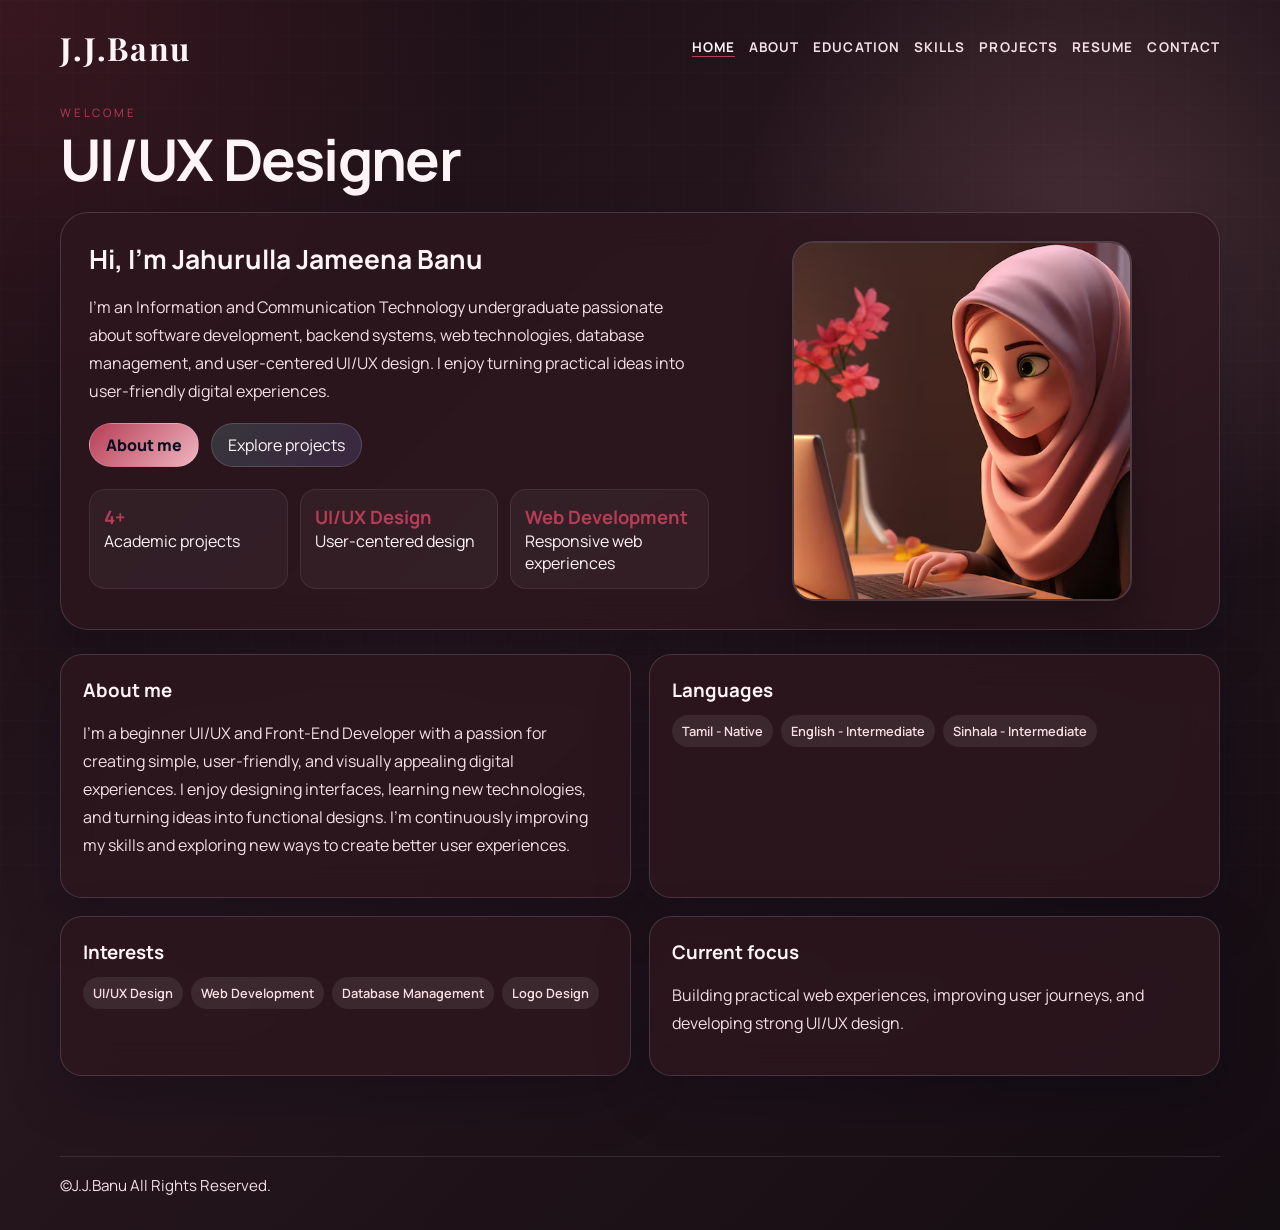
<file: index.html>
<!DOCTYPE html>
<html lang="en">
<head>
  <meta charset="UTF-8" />
  <meta name="viewport" content="width=device-width, initial-scale=1.0" />
  <title>J.J.Banu | Portfolio</title>
  <link rel="preconnect" href="https://fonts.googleapis.com" />
  <link rel="preconnect" href="https://fonts.gstatic.com" crossorigin />
  <link href="https://fonts.googleapis.com/css2?family=Manrope:wght@400;600;700;800&family=Playfair+Display:wght@600;700&display=swap" rel="stylesheet" />
  <link rel="stylesheet" href="style.css" />
</head>
<body>
  <header>
    <a class="logo" href="index.html">J.J.Banu</a>
    <nav>
      <a class="on" href="index.html">Home</a>
      <a href="about.html">About</a>
      <a href="education.html">Education</a>
      <a href="skills.html">Skills</a>
      <a href="projects.html">Projects</a>
      <a href="resume.html">Resume</a>
      <a href="contact.html">Contact</a>
    </nav>
  </header>
  <main>
    <section class="page-intro">
      <i>Welcome</i>
      <h1>UI/UX Designer</h1>
    </section>
    <section class="hero">
      <div>
        <h2>Hi, I'm Jahurulla Jameena Banu</h2>
        <p>I'm an Information and Communication Technology undergraduate passionate about software development, backend systems, web technologies, database management, and user-centered UI/UX design. I enjoy turning practical ideas into user-friendly digital experiences.</p>
        <div class="btn-row">
          <a class="btn primary" href="about.html">About me</a>
          <a class="btn" href="projects.html">Explore projects</a>
        </div>
        <div class="stats">
          <div class="stat"><strong>4+</strong><span>Academic projects</span></div>
          <div class="stat"><strong>UI/UX Design</strong><span>User-centered design</span></div>
          <div class="stat"><strong>Web Development</strong><span>Responsive web experiences</span></div>
        </div>
      </div>
      <img src="images/profile.jpeg" alt="Banu portrait" />
    </section>
    <section class="grid">
      <article class="card">
        <h3>About me</h3>
        <p>I’m a beginner UI/UX and Front-End Developer with a passion for creating simple, user-friendly, and visually appealing digital experiences. I enjoy designing interfaces, learning new technologies, and turning ideas into functional designs. I’m continuously improving my skills and exploring new ways to create better user experiences.</p>
      </article>
      <article class="card">
        <h3>Languages</h3>
        <div class="tag-list">
          <span>Tamil - Native</span>
          <span>English - Intermediate</span>
          <span>Sinhala - Intermediate</span>
        </div>
      </article>
      <article class="card">
        <h3>Interests</h3>
        <div class="tag-list">
          <span>UI/UX Design</span>
          <span>Web Development</span>
          <span>Database Management</span>
          <span>Logo Design</span>
        </div>
      </article>
      <article class="card">
        <h3>Current focus</h3>
        <p>Building practical web experiences, improving user journeys, and developing strong UI/UX design.</p>
      </article>
    </section>
  </main>
  <footer>©J.J.Banu All Rights Reserved.</footer>
</body>
</html>
</file>
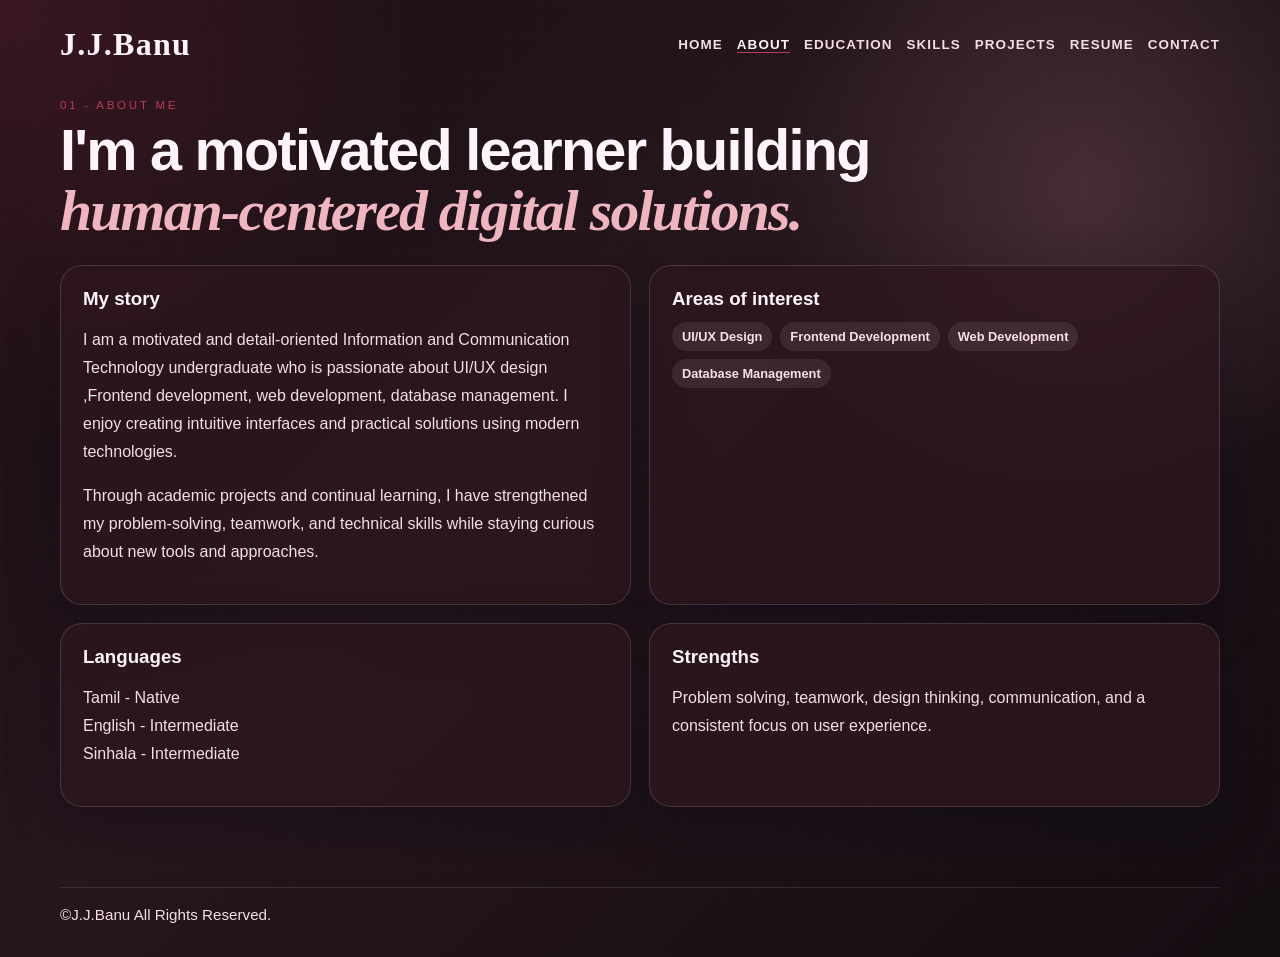
<file: about.html>
<!DOCTYPE html>
<html lang="en">
<head>
  <meta charset="UTF-8" />
  <meta name="viewport" content="width=device-width, initial-scale=1.0" />
  <title>About | J.J.Banu</title>
  <link rel="stylesheet" href="style.css" />
</head>
<body>
  <header>
    <a class="logo" href="index.html">J.J.Banu</a>
    <nav>
      <a href="index.html">Home</a>
      <a class="on" href="about.html">About</a>
      <a href="education.html">Education</a>
      <a href="skills.html">Skills</a>
      <a href="projects.html">Projects</a>
      <a href="resume.html">Resume</a>
      <a href="contact.html">Contact</a>
    </nav>
  </header>
  <main>
    <section class="page-intro">
      <i>01 - ABOUT ME</i>
      <h1>I'm a motivated learner building <em>human-centered digital solutions.</em></h1>
    </section>
    <section class="grid">
      <article class="card">
        <h3>My story</h3>
        <p>I am a motivated and detail-oriented Information and Communication Technology undergraduate who is passionate about UI/UX design ,Frontend development, web development, database management. I enjoy creating intuitive interfaces and practical solutions using modern technologies.</p>
        <p>Through academic projects and continual learning, I have strengthened my problem-solving, teamwork, and technical skills while staying curious about new tools and approaches.</p>
      </article>
      <article class="card">
        <h3>Areas of interest</h3>
        <div class="tag-list">
          <span>UI/UX Design</span>
          <span>Frontend Development</span>
          <span>Web Development</span>
          <span>Database Management</span>
        
        </div>
      </article>
      <article class="card">
        <h3>Languages</h3>
        <p>Tamil - Native<br />English - Intermediate<br />Sinhala - Intermediate</p>
      </article>
      <article class="card">
        <h3>Strengths</h3>
        <p>Problem solving, teamwork, design thinking, communication, and a consistent focus on user experience.</p>
      </article>
    </section>
  </main>
  <footer>©J.J.Banu All Rights Reserved.</footer>
</body>
</html>
</file>
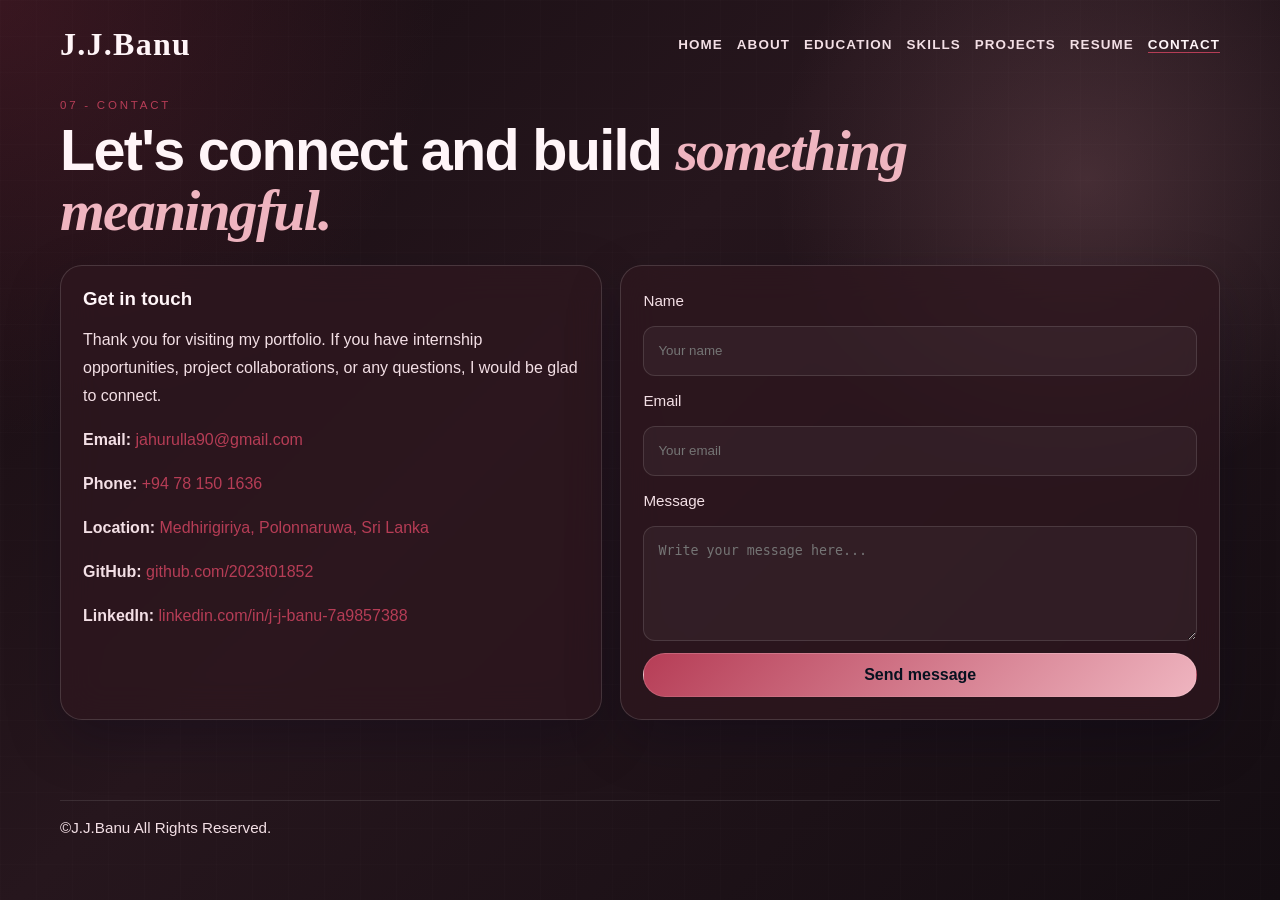
<file: contact.html>
<!DOCTYPE html>
<html lang="en">
<head>
  <meta charset="UTF-8" />
  <meta name="viewport" content="width=device-width, initial-scale=1.0" />
  <title>Contact | J.J.Banu</title>
  <link rel="stylesheet" href="style.css" />
</head>
<body>
  <header>
    <a class="logo" href="index.html">J.J.Banu</a>
    <nav>
      <a href="index.html">Home</a>
      <a href="about.html">About</a>
      <a href="education.html">Education</a>
      <a href="skills.html">Skills</a>
      <a href="projects.html">Projects</a>
      <a href="resume.html">Resume</a>
      <a class="on" href="contact.html">Contact</a>
    </nav>
  </header>
  <main>
    <section class="page-intro">
      <i>07 - CONTACT</i>
      <h1>Let's connect and build <em>something meaningful.</em></h1>
    </section>
    <section class="contact-wrap">
      <article class="contact-card">
        <h3>Get in touch</h3>
        <p>Thank you for visiting my portfolio. If you have internship opportunities, project collaborations, or any questions, I would be glad to connect.</p>
        <p><strong>Email:</strong> <a href="mailto:jahurulla90@gmail.com">jahurulla90@gmail.com</a></p>
        <p><strong>Phone:</strong> <a href="tel:+94781501636">+94 78 150 1636</a></p>
        <p><strong>Location:</strong> <a href="https://maps.app.goo.gl/oc95qCBkSVJs47WP8?g_st=ac" target="_blank" rel="noopener noreferrer">Medhirigiriya, Polonnaruwa, Sri Lanka</a></p>
        <p><strong>GitHub:</strong> <a href="https://github.com/2023t01852" target="_blank" rel="noopener noreferrer">github.com/2023t01852</a></p>
        <p><strong>LinkedIn:</strong> <a href="https://www.linkedin.com/in/j-j-banu-7a9857388" target="_blank" rel="noopener noreferrer">linkedin.com/in/j-j-banu-7a9857388</a></p>
      </article>
      <form>
        <label for="name">Name</label>
        <input id="name" type="text" placeholder="Your name" />
        <label for="email">Email</label>
        <input id="email" type="email" placeholder="Your email" />
        <label for="message">Message</label>
        <textarea id="message" placeholder="Write your message here..."></textarea>
        <a class="btn primary" href="mailto:jahurulla90@gmail.com">Send message</a>
      </form>
    </section>
  </main>
  <footer>©J.J.Banu All Rights Reserved.</footer>
</body>
</html>
</file>
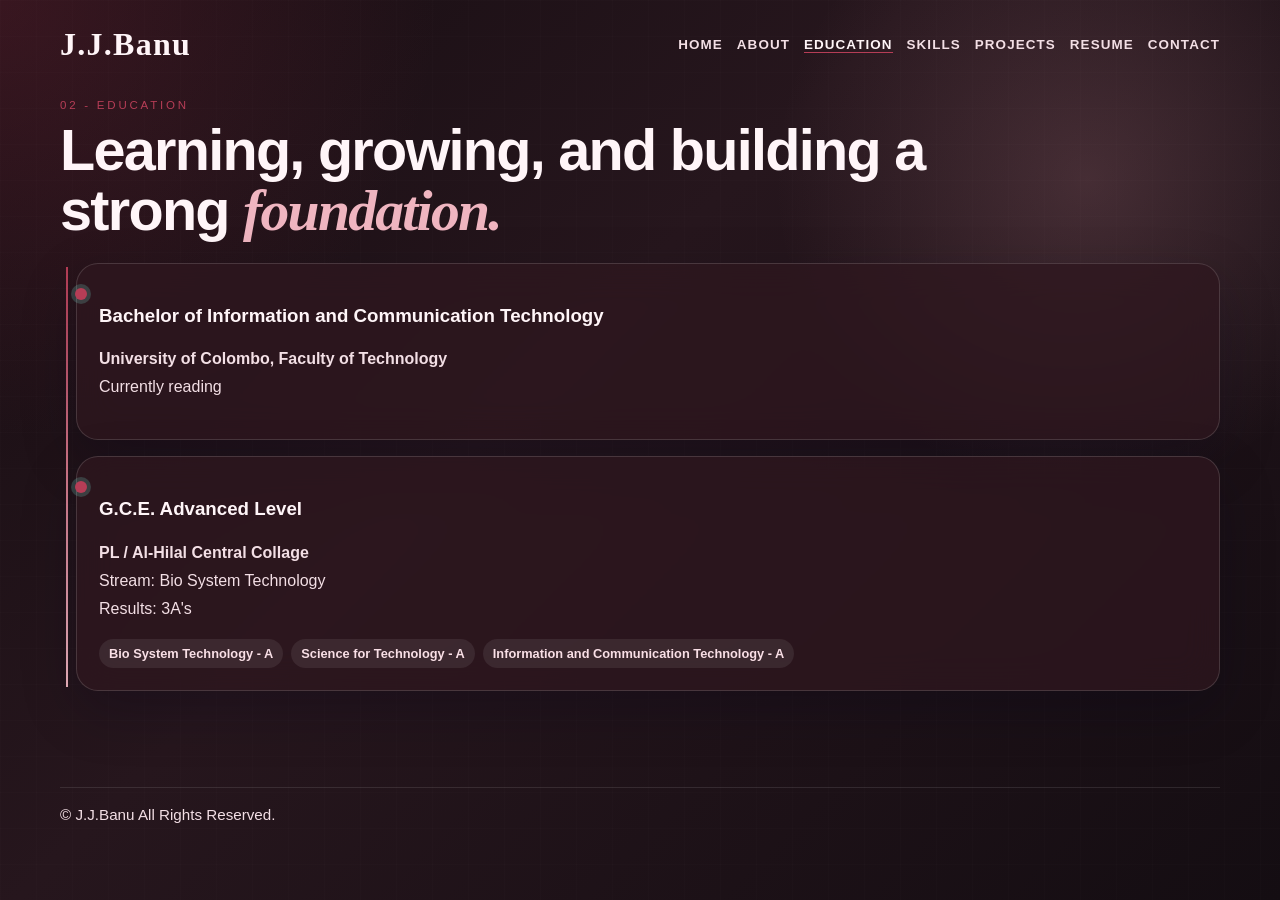
<file: education.html>
<!DOCTYPE html>
<html lang="en">
<head>
  <meta charset="UTF-8" />
  <meta name="viewport" content="width=device-width, initial-scale=1.0" />
  <title>Education | J.J.Banu</title>
  <link rel="stylesheet" href="style.css" />
</head>
<body>
  <header>
    <a class="logo" href="index.html">J.J.Banu</a>
    <nav>
      <a href="index.html">Home</a>
      <a href="about.html">About</a>
      <a class="on" href="education.html">Education</a>
      <a href="skills.html">Skills</a>
      <a href="projects.html">Projects</a>
      <a href="resume.html">Resume</a>
      <a href="contact.html">Contact</a>
    </nav>
  </header>
  <main>
    <section class="page-intro">
      <i>02 - EDUCATION</i>
      <h1>Learning, growing, and building a strong <em>foundation.</em></h1>
    </section>
    <section class="timeline">
      <article class="timeline-item">
        <h3>Bachelor of Information and Communication Technology</h3>
        <p><strong>University of Colombo, Faculty of Technology</strong><br />Currently reading</p>
      </article>
      <article class="timeline-item">
        <h3>G.C.E. Advanced Level</h3>
        <p><strong>PL / Al-Hilal Central Collage</strong><br />Stream: Bio System Technology<br />Results: 3A's</p>
        <div class="tag-list">
          <span>Bio System Technology - A</span>
          <span>Science for Technology - A</span>
          <span>Information and Communication Technology - A</span>
        </div>
      </article>
    
    </section>
  </main>
  <footer>© J.J.Banu All Rights Reserved.</footer>
</body>
</html>
</file>
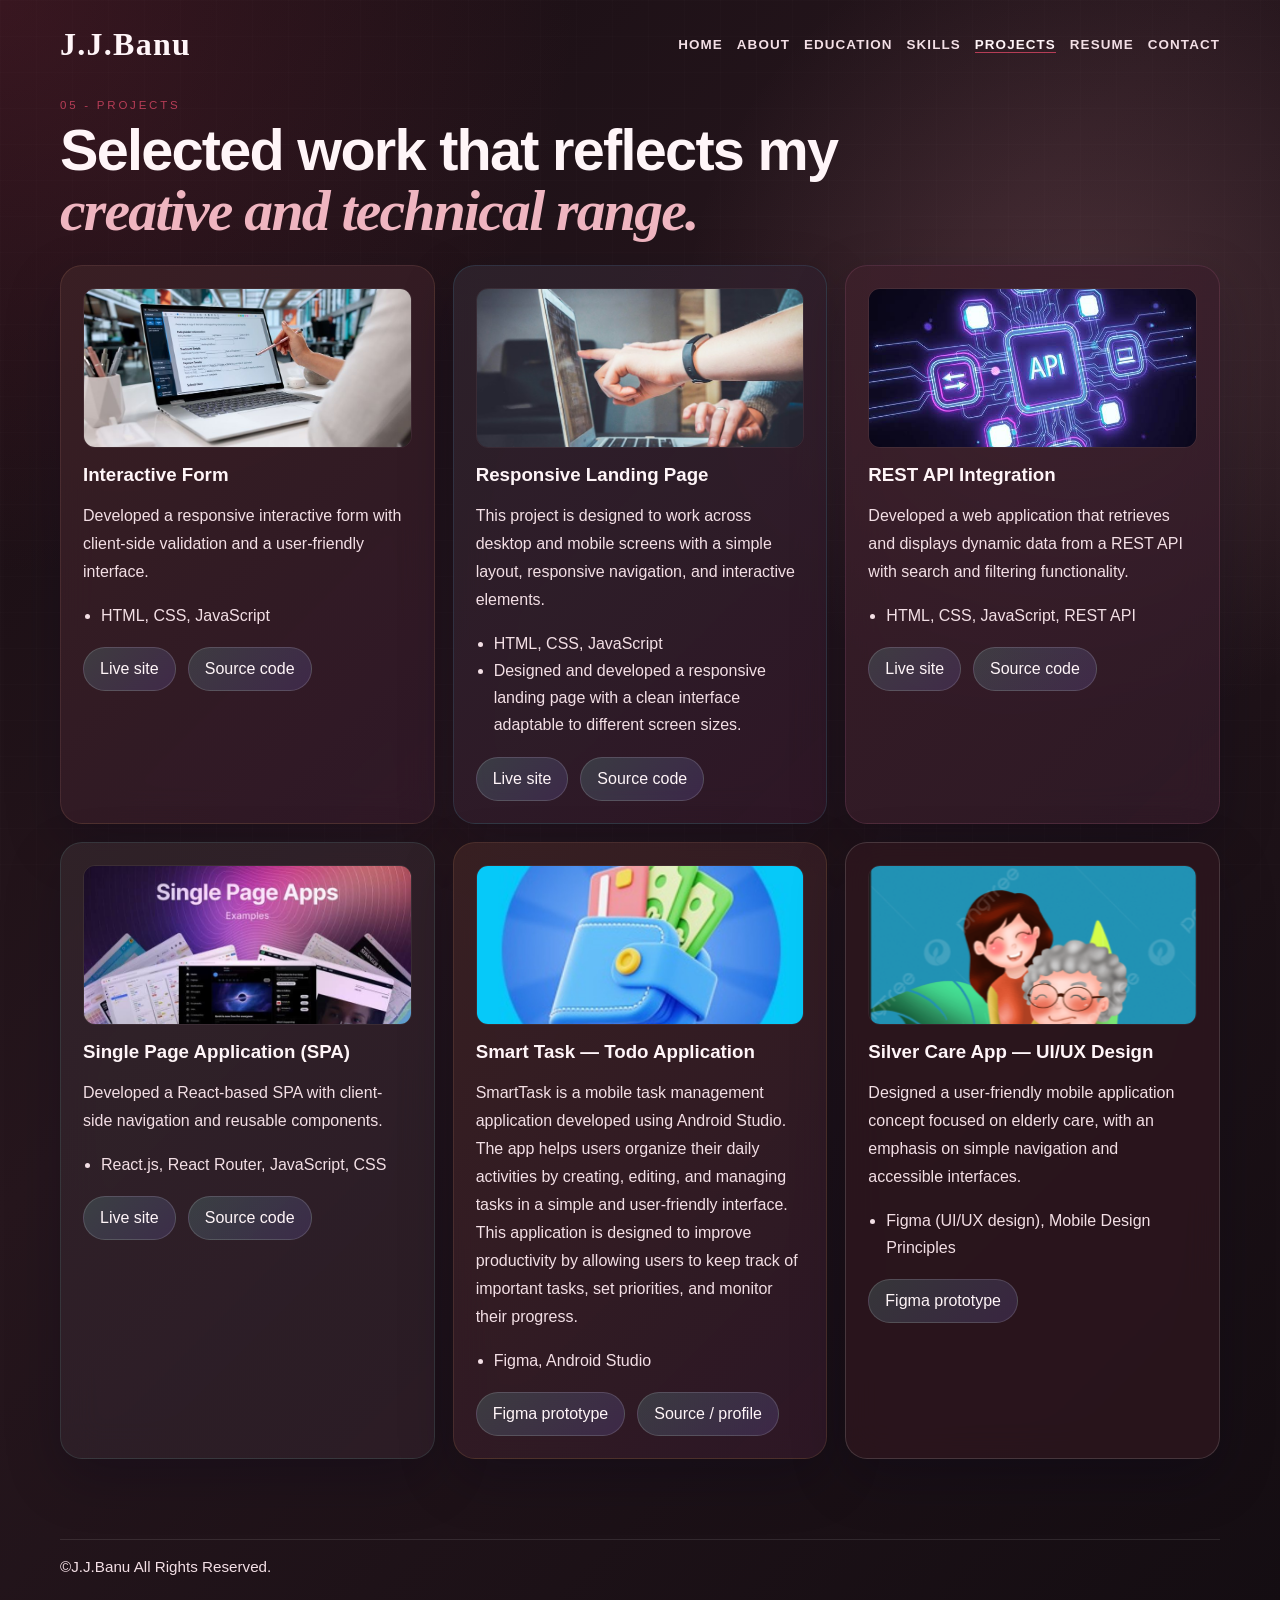
<file: projects.html>
<!DOCTYPE html>
<html lang="en">
<head>
  <meta charset="UTF-8" />
  <meta name="viewport" content="width=device-width, initial-scale=1.0" />
  <title>Projects | J.J.Banu</title>
  <link rel="stylesheet" href="style.css" />
</head>
<body>
  <header>
    <a class="logo" href="index.html">J.J.Banu</a>
    <nav>
      <a href="index.html">Home</a>
      <a href="about.html">About</a>
      <a href="education.html">Education</a>
      <a href="skills.html">Skills</a>
      <a class="on" href="projects.html">Projects</a>
      <a href="resume.html">Resume</a>
      <a href="contact.html">Contact</a>
    </nav>
  </header>
  <main>
    <section class="page-intro">
      <i>05 - PROJECTS</i>
      <h1>Selected work that reflects my <em>creative and technical range.</em></h1>
    </section>
    <section class="projects-grid">
      <article class="project-card brew-haven">
        <div class="thumb"><img src="images/projects/interactive_form.png" alt="Interactive Form thumbnail"></div>
        <h3>Interactive Form</h3>
        <p>Developed a responsive interactive form with client-side validation and a user-friendly interface.</p>
        <ul>
          <li>HTML, CSS, JavaScript</li>
        </ul>
        <div class="btn-row">
          <a class="btn" href="https://2023t01852.github.io/Interactive-Form/" target="_blank" rel="noopener noreferrer">Live site</a>
          <a class="btn" href="https://github.com/2023t01852" target="_blank" rel="noopener noreferrer">Source code</a>
        </div>
      </article>
      <article class="project-card techwavehub">
        <div class="thumb"><img src="images/projects/RLP.png" alt="Responsive Landing Page thumbnail"></div>
        <h3>Responsive Landing Page</h3>
        <p>This project is designed to work across desktop and mobile screens with a simple layout, responsive navigation, and interactive elements.</p>
        <ul>
          <li>HTML, CSS, JavaScript</li>
          <li>Designed and developed a responsive landing page with a clean interface adaptable to different screen sizes.</li>
        </ul>
        <div class="btn-row">
          <a class="btn" href="https://2023t01852.github.io/Responsive-Landing-Page/" target="_blank" rel="noopener noreferrer">Live site</a>
          <a class="btn" href="https://github.com/2023t01852" target="_blank" rel="noopener noreferrer">Source code</a>
        </div>
      </article>
      <article class="project-card blooming">
        <div class="thumb"><img src="images/projects/API.png" alt="REST API Integration thumbnail"></div>
        <h3>REST API Integration</h3>
        <p>Developed a web application that retrieves and displays dynamic data from a REST API with search and filtering functionality.</p>
        <ul>
          <li>HTML, CSS, JavaScript, REST API</li>
        </ul>
        <div class="btn-row">
          <a class="btn" href="https://2023t01852.github.io/REST-API-Integration/" target="_blank" rel="noopener noreferrer">Live site</a>
          <a class="btn" href="https://github.com/2023t01852" target="_blank" rel="noopener noreferrer">Source code</a>
        </div>
      </article>
      <article class="project-card studyshare">
        <div class="thumb"><img src="images/projects/SPA.png" alt="SPA thumbnail"></div>
        <h3>Single Page Application (SPA)</h3>
        <p>Developed a React-based SPA with client-side navigation and reusable components.</p>
        <ul>
          <li>React.js, React Router, JavaScript, CSS</li>
        </ul>
        <div class="btn-row">
          <a class="btn" href="https://2023t01852.github.io/SPA_Single-Page-Application/" target="_blank" rel="noopener noreferrer">Live site</a>
          <a class="btn" href="https://github.com/2023t01852" target="_blank" rel="noopener noreferrer">Source code</a>
        </div>
      </article>
      <article class="project-card taskmate">
        <div class="thumb"><img src="images/projects/ST.png" alt="SmartTask thumbnail"></div>
        <h3>Smart Task — Todo Application</h3>
        <p>SmartTask is a mobile task management application developed using Android Studio. The app helps users organize their daily activities by creating, editing, and managing tasks in a simple and user-friendly interface.
This application is designed to improve productivity by allowing users to keep track of important tasks, set priorities, and monitor their progress.
</p>
        <ul>
          <li>Figma, Android Studio</li>
        </ul>
        <div class="btn-row">
          <a class="btn" href="https://www.figma.com/proto/APBTEyWDWgA4y1GtHnS3uF/Assignment-1?page-id=0%3A1&node-id=3-13&p=f&t=LNJRqaqYR9KHb7QL-0&scaling=scale-down&content-scaling=fixed&starting-point-node-id=1%3A4" target="_blank" rel="noopener noreferrer">Figma prototype</a>
          <a class="btn" href="https://github.com/2023t01852" target="_blank" rel="noopener noreferrer">Source / profile</a>
        </div>
      </article>
      <article class="project-card ecotrack">
        <div class="thumb"><img src="images/projects/SCApp.png" alt="Silver Care App thumbnail"></div>
        <h3>Silver Care App — UI/UX Design</h3>
        <p>Designed a user-friendly mobile application concept focused on elderly care, with an emphasis on simple navigation and accessible interfaces.</p>
        <ul>
          <li>Figma (UI/UX design), Mobile Design Principles</li>
        </ul>
        <div class="btn-row">
          <a class="btn" href="https://www.figma.com/proto/r83K4d7qWgE0xeTTPYPrws?node-id=0-1&t=m9XKZWdZhJWWdgj9-6" target="_blank" rel="noopener noreferrer">Figma prototype</a>
        </div>
      </article>
    </section>
  </main>
  <footer>©J.J.Banu All Rights Reserved.</footer>
</body>
</html>
</file>
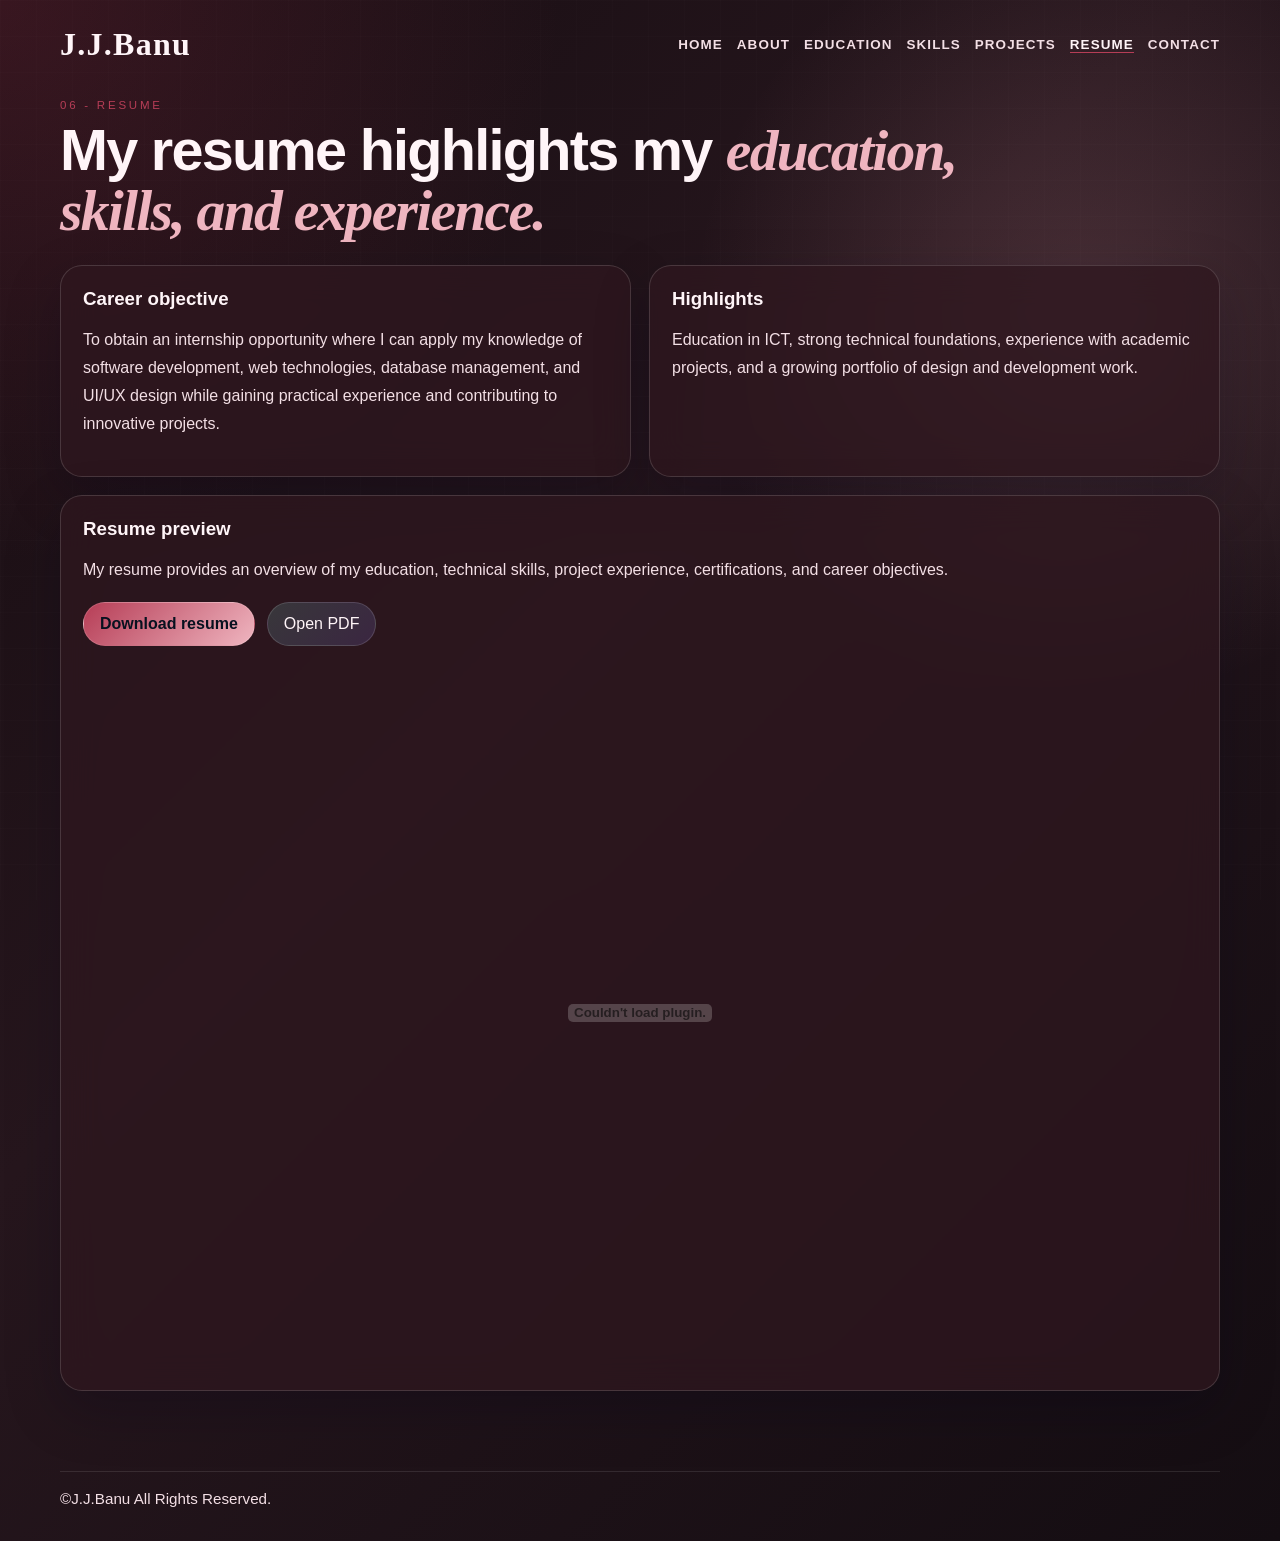
<file: resume.html>
<!DOCTYPE html>
<html lang="en">
<head>
  <meta charset="UTF-8" />
  <meta name="viewport" content="width=device-width, initial-scale=1.0" />
  <title>Resume | J.J.Banu</title>
  <link rel="stylesheet" href="style.css" />
</head>
<body>
  <header>
    <a class="logo" href="index.html">J.J.Banu</a>
    <nav>
      <a href="index.html">Home</a>
      <a href="about.html">About</a>
      <a href="education.html">Education</a>
      <a href="skills.html">Skills</a>
      <a href="projects.html">Projects</a>
      <a class="on" href="resume.html">Resume</a>
      <a href="contact.html">Contact</a>
    </nav>
  </header>
  <main>
    <section class="page-intro">
      <i>06 - RESUME</i>
      <h1>My resume highlights my <em>education, skills, and experience.</em></h1>
    </section>
    <section class="grid">
      <article class="card">
        <h3>Career objective</h3>
        <p>To obtain an internship opportunity where I can apply my knowledge of software development, web technologies, database management, and UI/UX design while gaining practical experience and contributing to innovative projects.</p>
      </article>
      <article class="card">
        <h3>Highlights</h3>
        <p>Education in ICT, strong technical foundations, experience with academic projects, and a growing portfolio of design and development work.</p>
      </article>
    </section>
    <section class="panel resume-preview">
      <h3>Resume preview</h3>
      <p>My resume provides an overview of my education, technical skills, project experience, certifications, and career objectives.</p>
      <div class="btn-row">
        <a class="btn primary" href="docs/resume.pdf" download>Download resume</a>
        <a class="btn" href="docs/resume.pdf" target="_blank" rel="noopener noreferrer">Open PDF</a>
      </div>
      <embed class="resume-frame" src="docs/resume.pdf" type="application/pdf" title="J.J.Banu resume"></embed>
    </section>
  </main>
  <footer>©J.J.Banu All Rights Reserved.</footer>
</body>
</html>
</file>
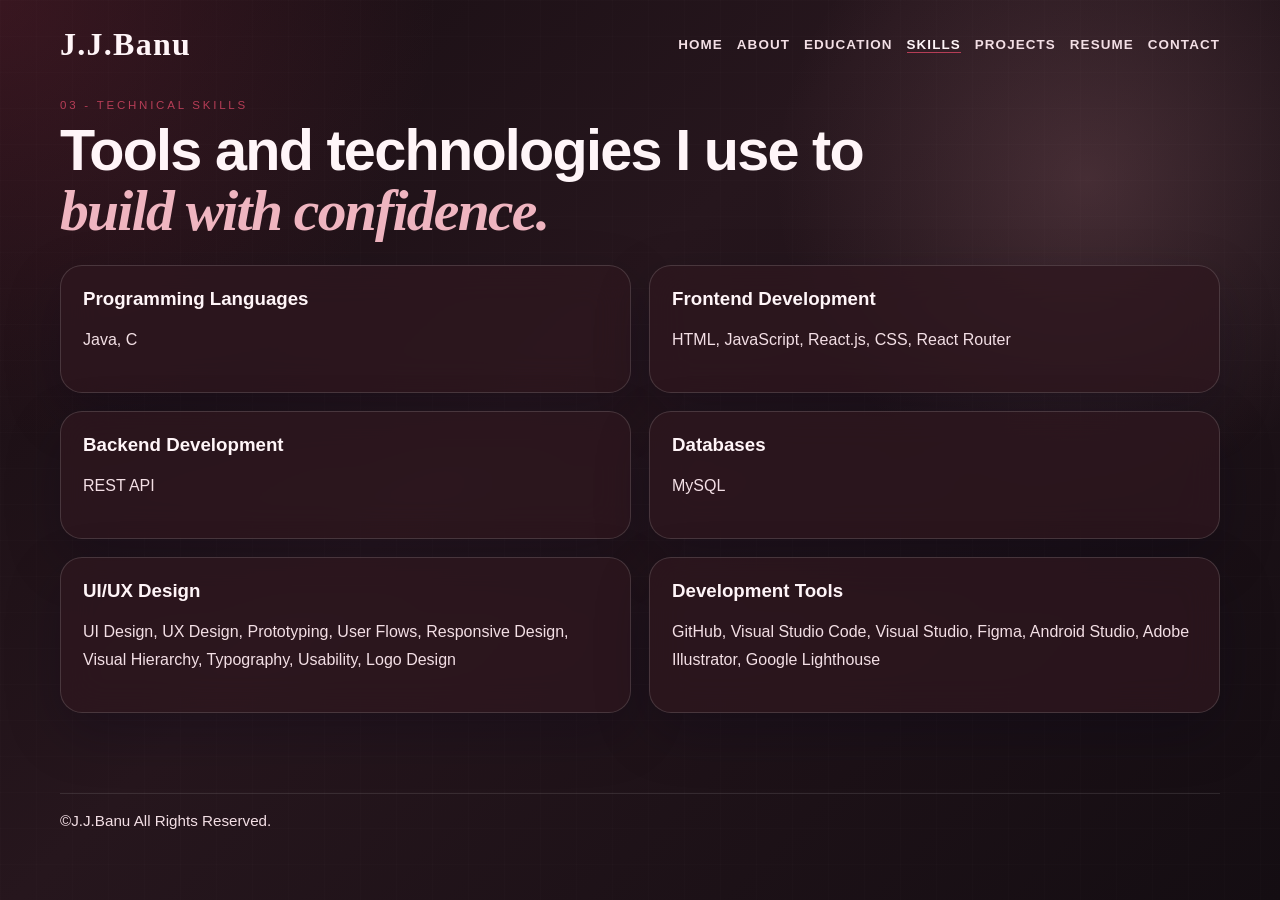
<file: skills.html>
<!DOCTYPE html>
<html lang="en">
<head>
  <meta charset="UTF-8" />
  <meta name="viewport" content="width=device-width, initial-scale=1.0" />
  <title>Skills | J.J.Banu</title>
  <link rel="stylesheet" href="style.css" />
</head>
<body>
  <header>
    <a class="logo" href="index.html">J.J.Banu</a>
    <nav>
      <a href="index.html">Home</a>
      <a href="about.html">About</a>
      <a href="education.html">Education</a>
      <a class="on" href="skills.html">Skills</a>
      <a href="projects.html">Projects</a>
      <a href="resume.html">Resume</a>
      <a href="contact.html">Contact</a>
    </nav>
  </header>
  <main>
    <section class="page-intro">
      <i>03 - TECHNICAL SKILLS</i>
      <h1>Tools and technologies I use to <em>build with confidence.</em></h1>
    </section>
    <section class="grid">
      <article class="card">
        <h3>Programming Languages</h3>
        <p>Java, C</p>
      </article>
      <article class="card">
        <h3>Frontend Development</h3>
        <p>HTML, JavaScript, React.js, CSS, React Router</p>
      </article>
      <article class="card">
        <h3>Backend Development</h3>
        <p>REST API </p>
      </article>
      <article class="card">
        <h3>Databases</h3>
        <p>MySQL</p>
      </article>
      <article class="card">
        <h3>UI/UX Design</h3>
        <p>UI Design, UX Design, Prototyping, User Flows, Responsive Design, Visual Hierarchy, Typography, Usability, Logo Design</p>
      </article>
      <article class="card">
        <h3>Development Tools</h3>
        <p>GitHub, Visual Studio Code, Visual Studio, Figma, Android Studio, Adobe Illustrator, Google Lighthouse</p>
      </article>
    </section>
  </main>
  <footer>©J.J.Banu All Rights Reserved.</footer>
</body>
</html>
</file>
<file: style.css>
:root {
  --bg: #1a1117;
  --panel: rgba(46, 23, 31, 0.76);
  --panel-strong: rgba(46, 23, 31, 0.96);
  --text: #fff5f8;
  --muted: #f3dfe5;
  --accent: #b63d56;
  --accent-2: #efb5c0;
  --border: rgba(255,255,255,0.14);
}
* { box-sizing: border-box; }
html { scroll-behavior: smooth; }
body {
  margin: 0;
  font-family: 'Manrope', Arial, sans-serif;
  color: var(--text);
  background:
    radial-gradient(circle at top left, rgba(163, 52, 77, 0.24), transparent 28%),
    radial-gradient(circle at 85% 20%, rgba(216, 148, 159, 0.2), transparent 24%),
    linear-gradient(135deg, #170d12 0%, #26161d 42%, #140d12 100%);
  min-height: 100vh;
  overflow-x: hidden;
}
body::before {
  content: '';
  position: fixed;
  inset: 0;
  pointer-events: none;
  background-image:
    linear-gradient(rgba(255,255,255,0.06) 1px, transparent 1px),
    linear-gradient(90deg, rgba(255,255,255,0.06) 1px, transparent 1px);
  background-size: 36px 36px;
  opacity: 0.22;
}
header, main, footer {
  width: min(1160px, calc(100% - 48px));
  margin: 0 auto;
}
header {
  display: flex;
  flex-wrap: wrap;
  justify-content: space-between;
  align-items: center;
  padding: 26px 0 12px;
  gap: 18px;
}
.logo {
  text-decoration: none;
  color: var(--text);
  font-family: 'Playfair Display', Georgia, serif;
  font-size: 2rem;
  font-weight: 700;
  letter-spacing: 0.04em;
}
.logo span { color: var(--accent); }
nav { display: flex; flex: 1 1 620px; flex-wrap: wrap; gap: 10px 14px; justify-content: flex-end; }
nav a {
  color: var(--muted);
  text-decoration: none;
  font-size: 0.84rem;
  font-weight: 700;
  letter-spacing: 0.08em;
  text-transform: uppercase;
}
nav a:hover, nav a.on { color: var(--text); border-bottom: 1px solid var(--accent); }
main { padding: 24px 0 80px; }
.page-intro {
  display: flex; flex-direction: column; gap: 10px; margin-bottom: 22px;
  max-width: 900px;
}
.page-intro i {
  font-style: normal;
  color: var(--accent);
  letter-spacing: 0.24em;
  font-size: 0.72rem;
  text-transform: uppercase;
}
.page-intro h1 {
  margin: 0;
  font-size: clamp(2.2rem, 5.4vw, 3.6rem);
  line-height: 1.04;
  letter-spacing: -0.03em;
}
.page-intro h1 em {
  color: var(--accent-2);
  font-family: 'Playfair Display', Georgia, serif;
  font-style: italic;
  font-weight: 600;
}
.hero, .panel, .card, .timeline-item, .project-card, .contact-card, form {
  background: var(--panel);
  border: 1px solid var(--border);
  box-shadow: 0 20px 55px rgba(2, 6, 23, 0.24);
  -webkit-backdrop-filter: blur(18px);
  backdrop-filter: blur(18px);
}
.hero {
  display: grid;
  grid-template-columns: 1.15fr 0.85fr;
  gap: 24px;
  padding: 28px;
  border-radius: 28px;
  min-width: 0;
}
.hero h2 { margin: 0 0 10px; font-size: 1.65rem; }
.hero p, .panel p, .card p, .timeline-item p, .project-card p, .contact-card p, form label, form input, form textarea {
  color: var(--muted);
  line-height: 1.75;
}
.hero img {
  width: 100%;
  max-width: 340px;
  height: min(360px, 72vw);
  min-height: 240px;
  border-radius: 22px;
  object-fit: cover;
  border: 2px solid rgba(255,255,255,0.16);
  justify-self: center;
  box-shadow: 0 18px 40px rgba(0, 0, 0, 0.28);
}
.btn-row { display: flex; flex-wrap: wrap; gap: 12px; margin-top: 18px; }
.btn {
  display: inline-flex;
  align-items: center;
  justify-content: center;
  min-height: 44px;
  padding: 10px 16px;
  border-radius: 999px;
  border: 1px solid var(--border);
  text-decoration: none;
  color: var(--text);
  background: linear-gradient(135deg, rgba(125,231,214,0.16), rgba(140,124,255,0.16));
}
.btn.primary { background: linear-gradient(135deg, var(--accent), var(--accent-2)); color: #07111f; font-weight: 800; }
.stats {
  display: grid; grid-template-columns: repeat(3, minmax(0,1fr)); gap: 12px; margin-top: 22px;
}
.stat {
  padding: 14px;
  border-radius: 16px;
  background: rgba(255,255,255,0.04);
  border: 1px solid rgba(255,255,255,0.08);
}
.stat strong { display: block; font-size: 1.15rem; color: var(--accent); }
.grid, .projects-grid, .cert-grid {
  display: grid; gap: 18px;
}
.grid { grid-template-columns: repeat(2, minmax(0,1fr)); margin-top: 24px; }
.card, .panel, .project-card, .contact-card, .timeline-item, form {
  border-radius: 22px;
  padding: 22px;
  min-width: 0;
}
.card h3, .panel h3, .project-card h3, .contact-card h3 { margin-top: 0; margin-bottom: 8px; }
.tag-list {
  display: flex; flex-wrap: wrap; gap: 8px; margin-top: 12px;
}
.tag-list span {
  border-radius: 999px;
  padding: 7px 10px;
  background: rgba(255,255,255,0.08);
  color: #f9dfe6;
  font-size: 0.8rem;
  font-weight: 600;
}
.timeline {
  position: relative; margin-top: 22px; padding-left: 16px;
}
.timeline::before {
  content: '';
  position: absolute;
  left: 6px;
  top: 4px;
  bottom: 4px;
  width: 2px;
  background: linear-gradient(var(--accent), var(--accent-2));
}
.timeline-item { margin-bottom: 16px; padding-left: 22px; position: relative; }
.timeline-item::before {
  content: '';
  position: absolute; left: -2px; top: 24px; width: 12px; height: 12px; border-radius: 50%; background: var(--accent); box-shadow: 0 0 0 4px rgba(125,231,214,0.2);
}
.projects-grid { grid-template-columns: repeat(3, minmax(0,1fr)); margin-top: 24px; }
.project-card .pill { display: inline-block; margin-bottom: 10px; font-size: 0.76rem; text-transform: uppercase; letter-spacing: 0.2em; color: var(--accent); }
.project-card ul { padding-left: 18px; color: var(--muted); line-height: 1.7; }
.cert-grid { grid-template-columns: repeat(2, minmax(0,1fr)); margin-top: 24px; }
.cert-card { display: flex; flex-direction: column; gap: 12px; }
.cert-card img {
  width: 100%;
  border-radius: 16px;
  border: 1px solid rgba(255,255,255,0.12);
}
.project-card .thumb { margin-bottom: 12px; }
.project-card .thumb img { width: 100%; height: 160px; object-fit: cover; border-radius: 12px; border: 1px solid rgba(255,255,255,0.06); }
.project-card h3, .project-card p, .project-card li, .contact-card a { overflow-wrap: anywhere; }
.contact-wrap {
  display: grid; grid-template-columns: 0.95fr 1.05fr; gap: 18px; margin-top: 24px;
}
.resume-preview { margin-top: 18px; }
.resume-frame {
  width: 100%;
  height: clamp(440px, 78vh, 900px);
  margin-top: 16px;
  border: 0;
  border-radius: 16px;
}

/* Unique backgrounds for project cards */
.project-card.brew-haven {
  background: linear-gradient(135deg, rgba(255,183,128,0.06), rgba(125,85,255,0.04)), var(--panel);
  border-color: rgba(255,183,128,0.12);
}
.project-card.techwavehub {
  background: linear-gradient(135deg, rgba(72,219,251,0.06), rgba(124,58,237,0.04)), var(--panel);
  border-color: rgba(72,219,251,0.12);
}
.project-card.blooming {
  background: linear-gradient(135deg, rgba(255,147,193,0.06), rgba(140,124,255,0.04)), var(--panel);
  border-color: rgba(255,147,193,0.12);
}
.project-card.studyshare {
  background: linear-gradient(135deg, rgba(125,231,214,0.06), rgba(64,196,255,0.04)), var(--panel);
  border-color: rgba(125,231,214,0.12);
}
.project-card.taskmate {
  background: linear-gradient(135deg, rgba(255,189,105,0.06), rgba(130,100,255,0.04)), var(--panel);
  border-color: rgba(255,189,105,0.12);
}
.project-card.learn-basic {
  background: linear-gradient(135deg, rgba(100,180,255,0.06), rgba(255,236,148,0.04)), var(--panel);
  border-color: rgba(100,180,255,0.12);
}
.contact-card a { color: var(--accent); text-decoration: none; }
form { display: grid; gap: 12px; }
form label { font-size: 0.95rem; }
form input, form textarea {
  width: 100%; border: 1px solid rgba(255,255,255,0.12); border-radius: 12px; padding: 12px 14px; color: var(--text); background: rgba(255,255,255,0.04);
}
form textarea { min-height: 115px; resize: vertical; }
footer {
  padding: 18px 0 34px;
  color: var(--muted);
  border-top: 1px solid rgba(255,255,255,0.1);
  font-size: 0.95rem;
}
@media (max-width: 900px) {
  header { align-items: flex-start; }
  nav { justify-content: flex-start; flex-basis: 100%; }
  .hero, .contact-wrap { grid-template-columns: 1fr; }
  .hero img { order: -1; justify-self: start; }
  .projects-grid, .cert-grid { grid-template-columns: repeat(2, minmax(0, 1fr)); }
  .grid { grid-template-columns: repeat(2, minmax(0, 1fr)); }
}
@media (max-width: 640px) {
  header, main, footer { width: min(100% - 28px, 520px); }
  header { padding-top: 18px; }
  .logo { font-size: 1.7rem; }
  nav { gap: 8px 12px; }
  nav a { font-size: 0.73rem; letter-spacing: 0.05em; }
  main { padding-top: 20px; padding-bottom: 56px; }
  .page-intro { gap: 8px; margin-bottom: 18px; }
  .page-intro i { font-size: 0.65rem; letter-spacing: 0.16em; }
  .page-intro h1 { font-size: clamp(2rem, 10vw, 2.8rem); }
  .hero, .card, .panel, .project-card, .contact-card, .timeline-item, form { padding: 18px; }
  .hero { gap: 18px; border-radius: 20px; }
  .hero img { height: min(330px, 82vw); min-height: 220px; }
  .hero h2 { font-size: 1.35rem; }
  .stats, .grid, .projects-grid, .cert-grid { grid-template-columns: 1fr; }
  .btn-row { align-items: stretch; }
  .btn { flex: 1 1 180px; }
  .contact-wrap { gap: 14px; margin-top: 18px; }
  .resume-frame { height: 70vh; min-height: 420px; }
  footer { font-size: 0.82rem; }
}
</file>
